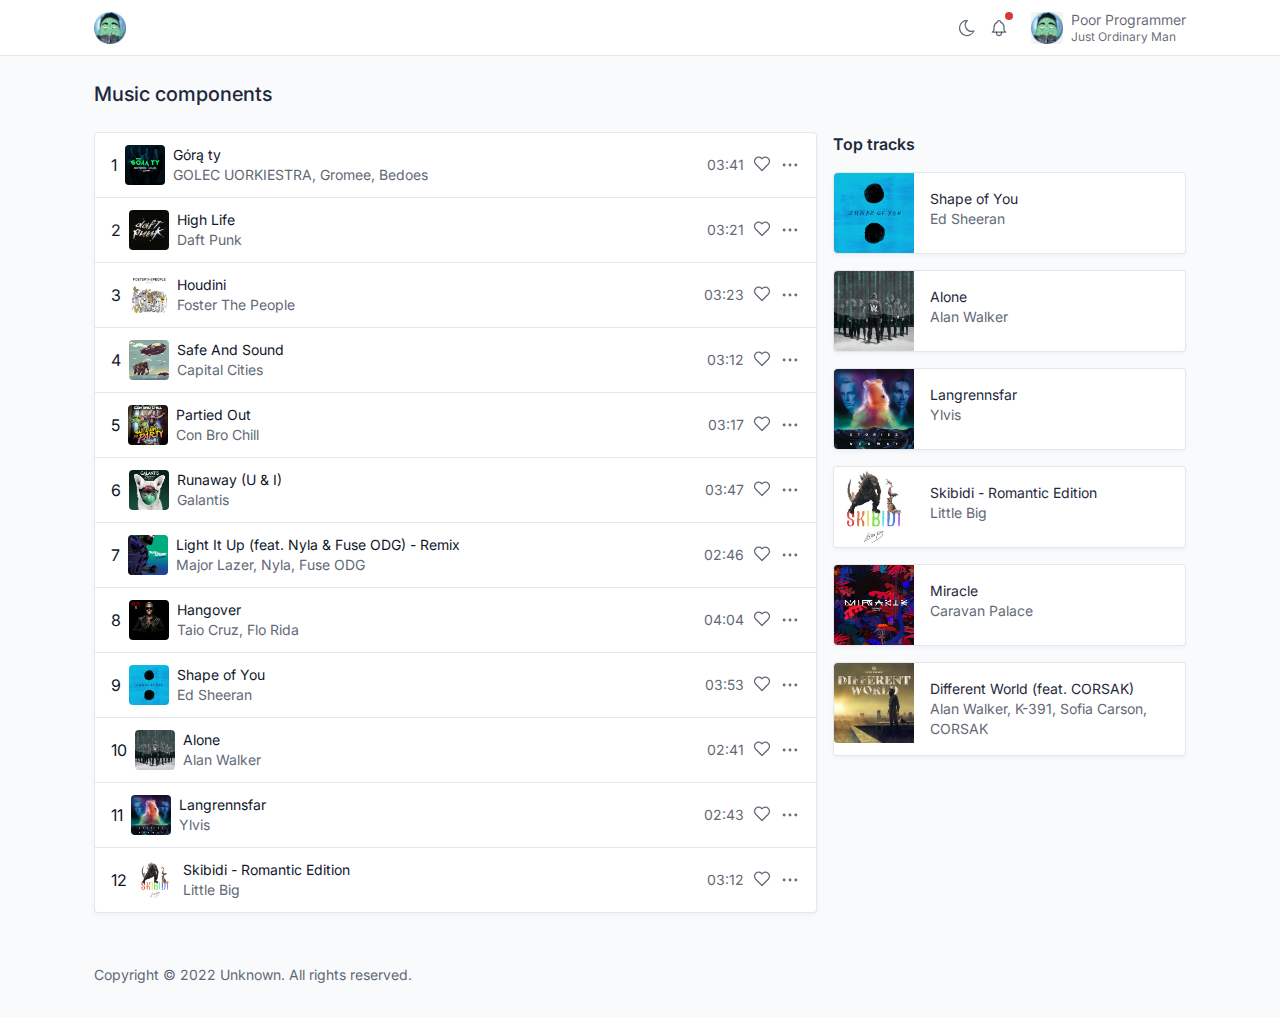
<file: Pertemuan 2 - 14 Okt 2022/music.html>
<!doctype html>
<html lang="en">
  <head>
    <meta charset="utf-8"/>
    <meta name="viewport" content="width=device-width, initial-scale=1, viewport-fit=cover"/>
    <meta http-equiv="X-UA-Compatible" content="ie=edge"/>
    <title>Music components</title>
    <!-- CSS files -->
    <link href="./dist/css/tabler.min.css" rel="stylesheet"/>
    <link href="./dist/css/tabler-flags.min.css" rel="stylesheet"/>
    <link href="./dist/css/tabler-payments.min.css" rel="stylesheet"/>
    <link href="./dist/css/tabler-vendors.min.css" rel="stylesheet"/>
    <link href="./dist/css/demo.min.css" rel="stylesheet"/>
  </head>
  <body >
    <div class="wrapper">
      <header class="navbar navbar-expand-md navbar-light d-print-none">
        <div class="container-xl">
          <button class="navbar-toggler" type="button" data-bs-toggle="collapse" data-bs-target="#navbar-menu">
            <span class="navbar-toggler-icon"></span>
          </button>
          <h1 class="navbar-brand navbar-brand-autodark d-none-navbar-horizontal pe-0 pe-md-3">
            <a href=".">
              <img src="./static/avatars/circle-cropped.png" width="110" height="32" alt="Tabler" class="navbar-brand-image">
            </a>
          </h1>
          <div class="navbar-nav flex-row order-md-last">
            <div class="nav-item d-none d-md-flex me-3">
              <div class="btn-list">
              </div>
            </div>
            <a href="?theme=dark" class="nav-link px-0 hide-theme-dark" title="Enable dark mode" data-bs-toggle="tooltip" data-bs-placement="bottom">
              <!-- Download SVG icon from http://tabler-icons.io/i/moon -->
              <svg xmlns="http://www.w3.org/2000/svg" class="icon" width="24" height="24" viewBox="0 0 24 24" stroke-width="2" stroke="currentColor" fill="none" stroke-linecap="round" stroke-linejoin="round"><path stroke="none" d="M0 0h24v24H0z" fill="none"/><path d="M12 3c.132 0 .263 0 .393 0a7.5 7.5 0 0 0 7.92 12.446a9 9 0 1 1 -8.313 -12.454z" /></svg>
            </a>
            <a href="?theme=light" class="nav-link px-0 hide-theme-light" title="Enable light mode" data-bs-toggle="tooltip" data-bs-placement="bottom">
              <!-- Download SVG icon from http://tabler-icons.io/i/sun -->
              <svg xmlns="http://www.w3.org/2000/svg" class="icon" width="24" height="24" viewBox="0 0 24 24" stroke-width="2" stroke="currentColor" fill="none" stroke-linecap="round" stroke-linejoin="round"><path stroke="none" d="M0 0h24v24H0z" fill="none"/><circle cx="12" cy="12" r="4" /><path d="M3 12h1m8 -9v1m8 8h1m-9 8v1m-6.4 -15.4l.7 .7m12.1 -.7l-.7 .7m0 11.4l.7 .7m-12.1 -.7l-.7 .7" /></svg>
            </a>
            <div class="nav-item dropdown d-none d-md-flex me-3">
              <a href="#" class="nav-link px-0" data-bs-toggle="dropdown" tabindex="-1" aria-label="Show notifications">
                <!-- Download SVG icon from http://tabler-icons.io/i/bell -->
                <svg xmlns="http://www.w3.org/2000/svg" class="icon" width="24" height="24" viewBox="0 0 24 24" stroke-width="2" stroke="currentColor" fill="none" stroke-linecap="round" stroke-linejoin="round"><path stroke="none" d="M0 0h24v24H0z" fill="none"/><path d="M10 5a2 2 0 0 1 4 0a7 7 0 0 1 4 6v3a4 4 0 0 0 2 3h-16a4 4 0 0 0 2 -3v-3a7 7 0 0 1 4 -6" /><path d="M9 17v1a3 3 0 0 0 6 0v-1" /></svg>
                <span class="badge bg-red"></span>
              </a>
              <div class="dropdown-menu dropdown-menu-end dropdown-menu-card">
                <div class="card">
                  <div class="card-body">
                    Hello There, Wanna know how to use this template?
                  </div>
                </div>
              </div>
            </div>
            <div class="nav-item dropdown">
              <a href="#" class="nav-link d-flex lh-1 text-reset p-0" data-bs-toggle="dropdown" aria-label="Open user menu">
                <span class="avatar avatar-sm" style="background-image: url(./static/avatars/circle-cropped.png)"></span>
                <div class="d-none d-xl-block ps-2">
                  <div>Poor Programmer</div>
                  <div class="mt-1 small text-muted">Just Ordinary Man</div>
                </div>
              </a>
              <div class="dropdown-menu dropdown-menu-end dropdown-menu-arrow">
                <a href="#" class="dropdown-item">Set status</a>
                <a href="#" class="dropdown-item">Profile & account</a>
                <a href="#" class="dropdown-item">Feedback</a>
                <div class="dropdown-divider"></div>
                <a href="#" class="dropdown-item">Settings</a>
                <a href="#" class="dropdown-item">Logout</a>
              </div>
            </div>
          </div>
        </div>
      </header>

      <div class="page-wrapper">
        <div class="container-xl">
          <!-- Page title -->
          <div class="page-header d-print-none">
            <div class="row align-items-center">
              <div class="col">
                <h2 class="page-title">
                  Music components
                </h2>
              </div>
            </div>
          </div>
        </div>
        <div class="page-body">
          <div class="container-xl">
            <div class="row">
              <div class="col-lg-8">
                <div class="card">
                  <div class="list-group card-list-group">
                    <div class="list-group-item">
                      <div class="row g-2 align-items-center">
                        <div class="col-auto fs-3">
                          1
                        </div>
                        <div class="col-auto">
                          <img src="./static/tracks/a4fb1d293bd8d3fd38352418c50fcf1369a7a87d.jpg" class="rounded" alt="Górą ty" width="40" height="40">
                        </div>
                        <div class="col">
                          Górą ty
                          <div class="text-muted">
                            GOLEC UORKIESTRA,
                            Gromee,
                            Bedoes
                          </div>
                        </div>
                        <div class="col-auto text-muted">
                          03:41
                        </div>
                        <div class="col-auto">
                          <a href="#" class="link-secondary">
                            <button class="switch-icon" data-bs-toggle="switch-icon">
                              <span class="switch-icon-a text-muted">
                                <!-- Download SVG icon from http://tabler-icons.io/i/heart -->
                                <svg xmlns="http://www.w3.org/2000/svg" class="icon" width="24" height="24" viewBox="0 0 24 24" stroke-width="2" stroke="currentColor" fill="none" stroke-linecap="round" stroke-linejoin="round"><path stroke="none" d="M0 0h24v24H0z" fill="none"/><path d="M19.5 13.572l-7.5 7.428l-7.5 -7.428m0 0a5 5 0 1 1 7.5 -6.566a5 5 0 1 1 7.5 6.572" /></svg>
                              </span>
                              <span class="switch-icon-b text-red">
                                <!-- Download SVG icon from http://tabler-icons.io/i/heart -->
                                <svg xmlns="http://www.w3.org/2000/svg" class="icon icon-filled" width="24" height="24" viewBox="0 0 24 24" stroke-width="2" stroke="currentColor" fill="none" stroke-linecap="round" stroke-linejoin="round"><path stroke="none" d="M0 0h24v24H0z" fill="none"/><path d="M19.5 13.572l-7.5 7.428l-7.5 -7.428m0 0a5 5 0 1 1 7.5 -6.566a5 5 0 1 1 7.5 6.572" /></svg>
                              </span>
                            </button>
                          </a>
                        </div>
                        <div class="col-auto lh-1">
                          <div class="dropdown">
                            <a href="#" class="link-secondary" data-bs-toggle="dropdown"><!-- Download SVG icon from http://tabler-icons.io/i/dots -->
                              <svg xmlns="http://www.w3.org/2000/svg" class="icon" width="24" height="24" viewBox="0 0 24 24" stroke-width="2" stroke="currentColor" fill="none" stroke-linecap="round" stroke-linejoin="round"><path stroke="none" d="M0 0h24v24H0z" fill="none"/><circle cx="5" cy="12" r="1" /><circle cx="12" cy="12" r="1" /><circle cx="19" cy="12" r="1" /></svg>
                            </a>
                            <div class="dropdown-menu dropdown-menu-end">
                              <a class="dropdown-item" href="#">
                                Action
                              </a>
                              <a class="dropdown-item" href="#">
                                Another action
                              </a>
                            </div>
                          </div>
                        </div>
                      </div>
                    </div>
                    <div class="list-group-item">
                      <div class="row g-2 align-items-center">
                        <div class="col-auto fs-3">
                          2
                        </div>
                        <div class="col-auto">
                          <img src="./static/tracks/f04bb6fba32e89475d9981007aff21e13745dec2.jpg" class="rounded" alt="High Life" width="40" height="40">
                        </div>
                        <div class="col">
                          High Life
                          <div class="text-muted">
                            Daft Punk
                          </div>
                        </div>
                        <div class="col-auto text-muted">
                          03:21
                        </div>
                        <div class="col-auto">
                          <a href="#" class="link-secondary">
                            <button class="switch-icon" data-bs-toggle="switch-icon">
                              <span class="switch-icon-a text-muted">
                                <!-- Download SVG icon from http://tabler-icons.io/i/heart -->
                                <svg xmlns="http://www.w3.org/2000/svg" class="icon" width="24" height="24" viewBox="0 0 24 24" stroke-width="2" stroke="currentColor" fill="none" stroke-linecap="round" stroke-linejoin="round"><path stroke="none" d="M0 0h24v24H0z" fill="none"/><path d="M19.5 13.572l-7.5 7.428l-7.5 -7.428m0 0a5 5 0 1 1 7.5 -6.566a5 5 0 1 1 7.5 6.572" /></svg>
                              </span>
                              <span class="switch-icon-b text-red">
                                <!-- Download SVG icon from http://tabler-icons.io/i/heart -->
                                <svg xmlns="http://www.w3.org/2000/svg" class="icon icon-filled" width="24" height="24" viewBox="0 0 24 24" stroke-width="2" stroke="currentColor" fill="none" stroke-linecap="round" stroke-linejoin="round"><path stroke="none" d="M0 0h24v24H0z" fill="none"/><path d="M19.5 13.572l-7.5 7.428l-7.5 -7.428m0 0a5 5 0 1 1 7.5 -6.566a5 5 0 1 1 7.5 6.572" /></svg>
                              </span>
                            </button>
                          </a>
                        </div>
                        <div class="col-auto lh-1">
                          <div class="dropdown">
                            <a href="#" class="link-secondary" data-bs-toggle="dropdown"><!-- Download SVG icon from http://tabler-icons.io/i/dots -->
                              <svg xmlns="http://www.w3.org/2000/svg" class="icon" width="24" height="24" viewBox="0 0 24 24" stroke-width="2" stroke="currentColor" fill="none" stroke-linecap="round" stroke-linejoin="round"><path stroke="none" d="M0 0h24v24H0z" fill="none"/><circle cx="5" cy="12" r="1" /><circle cx="12" cy="12" r="1" /><circle cx="19" cy="12" r="1" /></svg>
                            </a>
                            <div class="dropdown-menu dropdown-menu-end">
                              <a class="dropdown-item" href="#">
                                Action
                              </a>
                              <a class="dropdown-item" href="#">
                                Another action
                              </a>
                            </div>
                          </div>
                        </div>
                      </div>
                    </div>
                    <div class="list-group-item">
                      <div class="row g-2 align-items-center">
                        <div class="col-auto fs-3">
                          3
                        </div>
                        <div class="col-auto">
                          <img src="./static/tracks/c3f13b4f7a674abda9aa36fd72fa341e918c0f26.jpg" class="rounded" alt="Houdini" width="40" height="40">
                        </div>
                        <div class="col">
                          Houdini
                          <div class="text-muted">
                            Foster The People
                          </div>
                        </div>
                        <div class="col-auto text-muted">
                          03:23
                        </div>
                        <div class="col-auto">
                          <a href="#" class="link-secondary">
                            <button class="switch-icon" data-bs-toggle="switch-icon">
                              <span class="switch-icon-a text-muted">
                                <!-- Download SVG icon from http://tabler-icons.io/i/heart -->
                                <svg xmlns="http://www.w3.org/2000/svg" class="icon" width="24" height="24" viewBox="0 0 24 24" stroke-width="2" stroke="currentColor" fill="none" stroke-linecap="round" stroke-linejoin="round"><path stroke="none" d="M0 0h24v24H0z" fill="none"/><path d="M19.5 13.572l-7.5 7.428l-7.5 -7.428m0 0a5 5 0 1 1 7.5 -6.566a5 5 0 1 1 7.5 6.572" /></svg>
                              </span>
                              <span class="switch-icon-b text-red">
                                <!-- Download SVG icon from http://tabler-icons.io/i/heart -->
                                <svg xmlns="http://www.w3.org/2000/svg" class="icon icon-filled" width="24" height="24" viewBox="0 0 24 24" stroke-width="2" stroke="currentColor" fill="none" stroke-linecap="round" stroke-linejoin="round"><path stroke="none" d="M0 0h24v24H0z" fill="none"/><path d="M19.5 13.572l-7.5 7.428l-7.5 -7.428m0 0a5 5 0 1 1 7.5 -6.566a5 5 0 1 1 7.5 6.572" /></svg>
                              </span>
                            </button>
                          </a>
                        </div>
                        <div class="col-auto lh-1">
                          <div class="dropdown">
                            <a href="#" class="link-secondary" data-bs-toggle="dropdown"><!-- Download SVG icon from http://tabler-icons.io/i/dots -->
                              <svg xmlns="http://www.w3.org/2000/svg" class="icon" width="24" height="24" viewBox="0 0 24 24" stroke-width="2" stroke="currentColor" fill="none" stroke-linecap="round" stroke-linejoin="round"><path stroke="none" d="M0 0h24v24H0z" fill="none"/><circle cx="5" cy="12" r="1" /><circle cx="12" cy="12" r="1" /><circle cx="19" cy="12" r="1" /></svg>
                            </a>
                            <div class="dropdown-menu dropdown-menu-end">
                              <a class="dropdown-item" href="#">
                                Action
                              </a>
                              <a class="dropdown-item" href="#">
                                Another action
                              </a>
                            </div>
                          </div>
                        </div>
                      </div>
                    </div>
                    <div class="list-group-item">
                      <div class="row g-2 align-items-center">
                        <div class="col-auto fs-3">
                          4
                        </div>
                        <div class="col-auto">
                          <img src="./static/tracks/4d4ab714dfca7b9df41d4a02a2c39394ebdeb6b6.jpg" class="rounded" alt="Safe And Sound" width="40" height="40">
                        </div>
                        <div class="col">
                          Safe And Sound
                          <div class="text-muted">
                            Capital Cities
                          </div>
                        </div>
                        <div class="col-auto text-muted">
                          03:12
                        </div>
                        <div class="col-auto">
                          <a href="#" class="link-secondary">
                            <button class="switch-icon" data-bs-toggle="switch-icon">
                              <span class="switch-icon-a text-muted">
                                <!-- Download SVG icon from http://tabler-icons.io/i/heart -->
                                <svg xmlns="http://www.w3.org/2000/svg" class="icon" width="24" height="24" viewBox="0 0 24 24" stroke-width="2" stroke="currentColor" fill="none" stroke-linecap="round" stroke-linejoin="round"><path stroke="none" d="M0 0h24v24H0z" fill="none"/><path d="M19.5 13.572l-7.5 7.428l-7.5 -7.428m0 0a5 5 0 1 1 7.5 -6.566a5 5 0 1 1 7.5 6.572" /></svg>
                              </span>
                              <span class="switch-icon-b text-red">
                                <!-- Download SVG icon from http://tabler-icons.io/i/heart -->
                                <svg xmlns="http://www.w3.org/2000/svg" class="icon icon-filled" width="24" height="24" viewBox="0 0 24 24" stroke-width="2" stroke="currentColor" fill="none" stroke-linecap="round" stroke-linejoin="round"><path stroke="none" d="M0 0h24v24H0z" fill="none"/><path d="M19.5 13.572l-7.5 7.428l-7.5 -7.428m0 0a5 5 0 1 1 7.5 -6.566a5 5 0 1 1 7.5 6.572" /></svg>
                              </span>
                            </button>
                          </a>
                        </div>
                        <div class="col-auto lh-1">
                          <div class="dropdown">
                            <a href="#" class="link-secondary" data-bs-toggle="dropdown"><!-- Download SVG icon from http://tabler-icons.io/i/dots -->
                              <svg xmlns="http://www.w3.org/2000/svg" class="icon" width="24" height="24" viewBox="0 0 24 24" stroke-width="2" stroke="currentColor" fill="none" stroke-linecap="round" stroke-linejoin="round"><path stroke="none" d="M0 0h24v24H0z" fill="none"/><circle cx="5" cy="12" r="1" /><circle cx="12" cy="12" r="1" /><circle cx="19" cy="12" r="1" /></svg>
                            </a>
                            <div class="dropdown-menu dropdown-menu-end">
                              <a class="dropdown-item" href="#">
                                Action
                              </a>
                              <a class="dropdown-item" href="#">
                                Another action
                              </a>
                            </div>
                          </div>
                        </div>
                      </div>
                    </div>
                    <div class="list-group-item">
                      <div class="row g-2 align-items-center">
                        <div class="col-auto fs-3">
                          5
                        </div>
                        <div class="col-auto">
                          <img src="./static/tracks/79b2422b467ad20c07576e8f8f5f2f1692ac7142.jpg" class="rounded" alt="Partied Out" width="40" height="40">
                        </div>
                        <div class="col">
                          Partied Out
                          <div class="text-muted">
                            Con Bro Chill
                          </div>
                        </div>
                        <div class="col-auto text-muted">
                          03:17
                        </div>
                        <div class="col-auto">
                          <a href="#" class="link-secondary">
                            <button class="switch-icon" data-bs-toggle="switch-icon">
                              <span class="switch-icon-a text-muted">
                                <!-- Download SVG icon from http://tabler-icons.io/i/heart -->
                                <svg xmlns="http://www.w3.org/2000/svg" class="icon" width="24" height="24" viewBox="0 0 24 24" stroke-width="2" stroke="currentColor" fill="none" stroke-linecap="round" stroke-linejoin="round"><path stroke="none" d="M0 0h24v24H0z" fill="none"/><path d="M19.5 13.572l-7.5 7.428l-7.5 -7.428m0 0a5 5 0 1 1 7.5 -6.566a5 5 0 1 1 7.5 6.572" /></svg>
                              </span>
                              <span class="switch-icon-b text-red">
                                <!-- Download SVG icon from http://tabler-icons.io/i/heart -->
                                <svg xmlns="http://www.w3.org/2000/svg" class="icon icon-filled" width="24" height="24" viewBox="0 0 24 24" stroke-width="2" stroke="currentColor" fill="none" stroke-linecap="round" stroke-linejoin="round"><path stroke="none" d="M0 0h24v24H0z" fill="none"/><path d="M19.5 13.572l-7.5 7.428l-7.5 -7.428m0 0a5 5 0 1 1 7.5 -6.566a5 5 0 1 1 7.5 6.572" /></svg>
                              </span>
                            </button>
                          </a>
                        </div>
                        <div class="col-auto lh-1">
                          <div class="dropdown">
                            <a href="#" class="link-secondary" data-bs-toggle="dropdown"><!-- Download SVG icon from http://tabler-icons.io/i/dots -->
                              <svg xmlns="http://www.w3.org/2000/svg" class="icon" width="24" height="24" viewBox="0 0 24 24" stroke-width="2" stroke="currentColor" fill="none" stroke-linecap="round" stroke-linejoin="round"><path stroke="none" d="M0 0h24v24H0z" fill="none"/><circle cx="5" cy="12" r="1" /><circle cx="12" cy="12" r="1" /><circle cx="19" cy="12" r="1" /></svg>
                            </a>
                            <div class="dropdown-menu dropdown-menu-end">
                              <a class="dropdown-item" href="#">
                                Action
                              </a>
                              <a class="dropdown-item" href="#">
                                Another action
                              </a>
                            </div>
                          </div>
                        </div>
                      </div>
                    </div>
                    <div class="list-group-item">
                      <div class="row g-2 align-items-center">
                        <div class="col-auto fs-3">
                          6
                        </div>
                        <div class="col-auto">
                          <img src="./static/tracks/aac97056fc02fe02c7e95f7ff77a07c6e82f7d6e.jpg" class="rounded" alt="Runaway (U &amp; I)" width="40" height="40">
                        </div>
                        <div class="col">
                          Runaway (U & I)
                          <div class="text-muted">
                            Galantis
                          </div>
                        </div>
                        <div class="col-auto text-muted">
                          03:47
                        </div>
                        <div class="col-auto">
                          <a href="#" class="link-secondary">
                            <button class="switch-icon" data-bs-toggle="switch-icon">
                              <span class="switch-icon-a text-muted">
                                <!-- Download SVG icon from http://tabler-icons.io/i/heart -->
                                <svg xmlns="http://www.w3.org/2000/svg" class="icon" width="24" height="24" viewBox="0 0 24 24" stroke-width="2" stroke="currentColor" fill="none" stroke-linecap="round" stroke-linejoin="round"><path stroke="none" d="M0 0h24v24H0z" fill="none"/><path d="M19.5 13.572l-7.5 7.428l-7.5 -7.428m0 0a5 5 0 1 1 7.5 -6.566a5 5 0 1 1 7.5 6.572" /></svg>
                              </span>
                              <span class="switch-icon-b text-red">
                                <!-- Download SVG icon from http://tabler-icons.io/i/heart -->
                                <svg xmlns="http://www.w3.org/2000/svg" class="icon icon-filled" width="24" height="24" viewBox="0 0 24 24" stroke-width="2" stroke="currentColor" fill="none" stroke-linecap="round" stroke-linejoin="round"><path stroke="none" d="M0 0h24v24H0z" fill="none"/><path d="M19.5 13.572l-7.5 7.428l-7.5 -7.428m0 0a5 5 0 1 1 7.5 -6.566a5 5 0 1 1 7.5 6.572" /></svg>
                              </span>
                            </button>
                          </a>
                        </div>
                        <div class="col-auto lh-1">
                          <div class="dropdown">
                            <a href="#" class="link-secondary" data-bs-toggle="dropdown"><!-- Download SVG icon from http://tabler-icons.io/i/dots -->
                              <svg xmlns="http://www.w3.org/2000/svg" class="icon" width="24" height="24" viewBox="0 0 24 24" stroke-width="2" stroke="currentColor" fill="none" stroke-linecap="round" stroke-linejoin="round"><path stroke="none" d="M0 0h24v24H0z" fill="none"/><circle cx="5" cy="12" r="1" /><circle cx="12" cy="12" r="1" /><circle cx="19" cy="12" r="1" /></svg>
                            </a>
                            <div class="dropdown-menu dropdown-menu-end">
                              <a class="dropdown-item" href="#">
                                Action
                              </a>
                              <a class="dropdown-item" href="#">
                                Another action
                              </a>
                            </div>
                          </div>
                        </div>
                      </div>
                    </div>
                    <div class="list-group-item">
                      <div class="row g-2 align-items-center">
                        <div class="col-auto fs-3">
                          7
                        </div>
                        <div class="col-auto">
                          <img src="./static/tracks/859337f0eaa49b1ad6ed76719b7c1ae26d6412c8.jpg" class="rounded" alt="Light It Up (feat. Nyla &amp; Fuse ODG) - Remix" width="40" height="40">
                        </div>
                        <div class="col">
                          Light It Up (feat. Nyla & Fuse ODG) - Remix
                          <div class="text-muted">
                            Major Lazer,
                            Nyla,
                            Fuse ODG
                          </div>
                        </div>
                        <div class="col-auto text-muted">
                          02:46
                        </div>
                        <div class="col-auto">
                          <a href="#" class="link-secondary">
                            <button class="switch-icon" data-bs-toggle="switch-icon">
                              <span class="switch-icon-a text-muted">
                                <!-- Download SVG icon from http://tabler-icons.io/i/heart -->
                                <svg xmlns="http://www.w3.org/2000/svg" class="icon" width="24" height="24" viewBox="0 0 24 24" stroke-width="2" stroke="currentColor" fill="none" stroke-linecap="round" stroke-linejoin="round"><path stroke="none" d="M0 0h24v24H0z" fill="none"/><path d="M19.5 13.572l-7.5 7.428l-7.5 -7.428m0 0a5 5 0 1 1 7.5 -6.566a5 5 0 1 1 7.5 6.572" /></svg>
                              </span>
                              <span class="switch-icon-b text-red">
                                <!-- Download SVG icon from http://tabler-icons.io/i/heart -->
                                <svg xmlns="http://www.w3.org/2000/svg" class="icon icon-filled" width="24" height="24" viewBox="0 0 24 24" stroke-width="2" stroke="currentColor" fill="none" stroke-linecap="round" stroke-linejoin="round"><path stroke="none" d="M0 0h24v24H0z" fill="none"/><path d="M19.5 13.572l-7.5 7.428l-7.5 -7.428m0 0a5 5 0 1 1 7.5 -6.566a5 5 0 1 1 7.5 6.572" /></svg>
                              </span>
                            </button>
                          </a>
                        </div>
                        <div class="col-auto lh-1">
                          <div class="dropdown">
                            <a href="#" class="link-secondary" data-bs-toggle="dropdown"><!-- Download SVG icon from http://tabler-icons.io/i/dots -->
                              <svg xmlns="http://www.w3.org/2000/svg" class="icon" width="24" height="24" viewBox="0 0 24 24" stroke-width="2" stroke="currentColor" fill="none" stroke-linecap="round" stroke-linejoin="round"><path stroke="none" d="M0 0h24v24H0z" fill="none"/><circle cx="5" cy="12" r="1" /><circle cx="12" cy="12" r="1" /><circle cx="19" cy="12" r="1" /></svg>
                            </a>
                            <div class="dropdown-menu dropdown-menu-end">
                              <a class="dropdown-item" href="#">
                                Action
                              </a>
                              <a class="dropdown-item" href="#">
                                Another action
                              </a>
                            </div>
                          </div>
                        </div>
                      </div>
                    </div>
                    <div class="list-group-item">
                      <div class="row g-2 align-items-center">
                        <div class="col-auto fs-3">
                          8
                        </div>
                        <div class="col-auto">
                          <img src="./static/tracks/2e7357491deb8a6796ee8d9181ca9ea1f407bb5f.jpg" class="rounded" alt="Hangover" width="40" height="40">
                        </div>
                        <div class="col">
                          Hangover
                          <div class="text-muted">
                            Taio Cruz,
                            Flo Rida
                          </div>
                        </div>
                        <div class="col-auto text-muted">
                          04:04
                        </div>
                        <div class="col-auto">
                          <a href="#" class="link-secondary">
                            <button class="switch-icon" data-bs-toggle="switch-icon">
                              <span class="switch-icon-a text-muted">
                                <!-- Download SVG icon from http://tabler-icons.io/i/heart -->
                                <svg xmlns="http://www.w3.org/2000/svg" class="icon" width="24" height="24" viewBox="0 0 24 24" stroke-width="2" stroke="currentColor" fill="none" stroke-linecap="round" stroke-linejoin="round"><path stroke="none" d="M0 0h24v24H0z" fill="none"/><path d="M19.5 13.572l-7.5 7.428l-7.5 -7.428m0 0a5 5 0 1 1 7.5 -6.566a5 5 0 1 1 7.5 6.572" /></svg>
                              </span>
                              <span class="switch-icon-b text-red">
                                <!-- Download SVG icon from http://tabler-icons.io/i/heart -->
                                <svg xmlns="http://www.w3.org/2000/svg" class="icon icon-filled" width="24" height="24" viewBox="0 0 24 24" stroke-width="2" stroke="currentColor" fill="none" stroke-linecap="round" stroke-linejoin="round"><path stroke="none" d="M0 0h24v24H0z" fill="none"/><path d="M19.5 13.572l-7.5 7.428l-7.5 -7.428m0 0a5 5 0 1 1 7.5 -6.566a5 5 0 1 1 7.5 6.572" /></svg>
                              </span>
                            </button>
                          </a>
                        </div>
                        <div class="col-auto lh-1">
                          <div class="dropdown">
                            <a href="#" class="link-secondary" data-bs-toggle="dropdown"><!-- Download SVG icon from http://tabler-icons.io/i/dots -->
                              <svg xmlns="http://www.w3.org/2000/svg" class="icon" width="24" height="24" viewBox="0 0 24 24" stroke-width="2" stroke="currentColor" fill="none" stroke-linecap="round" stroke-linejoin="round"><path stroke="none" d="M0 0h24v24H0z" fill="none"/><circle cx="5" cy="12" r="1" /><circle cx="12" cy="12" r="1" /><circle cx="19" cy="12" r="1" /></svg>
                            </a>
                            <div class="dropdown-menu dropdown-menu-end">
                              <a class="dropdown-item" href="#">
                                Action
                              </a>
                              <a class="dropdown-item" href="#">
                                Another action
                              </a>
                            </div>
                          </div>
                        </div>
                      </div>
                    </div>
                    <div class="list-group-item">
                      <div class="row g-2 align-items-center">
                        <div class="col-auto fs-3">
                          9
                        </div>
                        <div class="col-auto">
                          <img src="./static/tracks/c976bfc96d5e44820e553a16a6097cd02a61fd2f.jpg" class="rounded" alt="Shape of You" width="40" height="40">
                        </div>
                        <div class="col">
                          Shape of You
                          <div class="text-muted">
                            Ed Sheeran
                          </div>
                        </div>
                        <div class="col-auto text-muted">
                          03:53
                        </div>
                        <div class="col-auto">
                          <a href="#" class="link-secondary">
                            <button class="switch-icon" data-bs-toggle="switch-icon">
                              <span class="switch-icon-a text-muted">
                                <!-- Download SVG icon from http://tabler-icons.io/i/heart -->
                                <svg xmlns="http://www.w3.org/2000/svg" class="icon" width="24" height="24" viewBox="0 0 24 24" stroke-width="2" stroke="currentColor" fill="none" stroke-linecap="round" stroke-linejoin="round"><path stroke="none" d="M0 0h24v24H0z" fill="none"/><path d="M19.5 13.572l-7.5 7.428l-7.5 -7.428m0 0a5 5 0 1 1 7.5 -6.566a5 5 0 1 1 7.5 6.572" /></svg>
                              </span>
                              <span class="switch-icon-b text-red">
                                <!-- Download SVG icon from http://tabler-icons.io/i/heart -->
                                <svg xmlns="http://www.w3.org/2000/svg" class="icon icon-filled" width="24" height="24" viewBox="0 0 24 24" stroke-width="2" stroke="currentColor" fill="none" stroke-linecap="round" stroke-linejoin="round"><path stroke="none" d="M0 0h24v24H0z" fill="none"/><path d="M19.5 13.572l-7.5 7.428l-7.5 -7.428m0 0a5 5 0 1 1 7.5 -6.566a5 5 0 1 1 7.5 6.572" /></svg>
                              </span>
                            </button>
                          </a>
                        </div>
                        <div class="col-auto lh-1">
                          <div class="dropdown">
                            <a href="#" class="link-secondary" data-bs-toggle="dropdown"><!-- Download SVG icon from http://tabler-icons.io/i/dots -->
                              <svg xmlns="http://www.w3.org/2000/svg" class="icon" width="24" height="24" viewBox="0 0 24 24" stroke-width="2" stroke="currentColor" fill="none" stroke-linecap="round" stroke-linejoin="round"><path stroke="none" d="M0 0h24v24H0z" fill="none"/><circle cx="5" cy="12" r="1" /><circle cx="12" cy="12" r="1" /><circle cx="19" cy="12" r="1" /></svg>
                            </a>
                            <div class="dropdown-menu dropdown-menu-end">
                              <a class="dropdown-item" href="#">
                                Action
                              </a>
                              <a class="dropdown-item" href="#">
                                Another action
                              </a>
                            </div>
                          </div>
                        </div>
                      </div>
                    </div>
                    <div class="list-group-item">
                      <div class="row g-2 align-items-center">
                        <div class="col-auto fs-3">
                          10
                        </div>
                        <div class="col-auto">
                          <img src="./static/tracks/c9a8350feee77e9345eec4155cddc96694803d1a.jpg" class="rounded" alt="Alone" width="40" height="40">
                        </div>
                        <div class="col">
                          Alone
                          <div class="text-muted">
                            Alan Walker
                          </div>
                        </div>
                        <div class="col-auto text-muted">
                          02:41
                        </div>
                        <div class="col-auto">
                          <a href="#" class="link-secondary">
                            <button class="switch-icon" data-bs-toggle="switch-icon">
                              <span class="switch-icon-a text-muted">
                                <!-- Download SVG icon from http://tabler-icons.io/i/heart -->
                                <svg xmlns="http://www.w3.org/2000/svg" class="icon" width="24" height="24" viewBox="0 0 24 24" stroke-width="2" stroke="currentColor" fill="none" stroke-linecap="round" stroke-linejoin="round"><path stroke="none" d="M0 0h24v24H0z" fill="none"/><path d="M19.5 13.572l-7.5 7.428l-7.5 -7.428m0 0a5 5 0 1 1 7.5 -6.566a5 5 0 1 1 7.5 6.572" /></svg>
                              </span>
                              <span class="switch-icon-b text-red">
                                <!-- Download SVG icon from http://tabler-icons.io/i/heart -->
                                <svg xmlns="http://www.w3.org/2000/svg" class="icon icon-filled" width="24" height="24" viewBox="0 0 24 24" stroke-width="2" stroke="currentColor" fill="none" stroke-linecap="round" stroke-linejoin="round"><path stroke="none" d="M0 0h24v24H0z" fill="none"/><path d="M19.5 13.572l-7.5 7.428l-7.5 -7.428m0 0a5 5 0 1 1 7.5 -6.566a5 5 0 1 1 7.5 6.572" /></svg>
                              </span>
                            </button>
                          </a>
                        </div>
                        <div class="col-auto lh-1">
                          <div class="dropdown">
                            <a href="#" class="link-secondary" data-bs-toggle="dropdown"><!-- Download SVG icon from http://tabler-icons.io/i/dots -->
                              <svg xmlns="http://www.w3.org/2000/svg" class="icon" width="24" height="24" viewBox="0 0 24 24" stroke-width="2" stroke="currentColor" fill="none" stroke-linecap="round" stroke-linejoin="round"><path stroke="none" d="M0 0h24v24H0z" fill="none"/><circle cx="5" cy="12" r="1" /><circle cx="12" cy="12" r="1" /><circle cx="19" cy="12" r="1" /></svg>
                            </a>
                            <div class="dropdown-menu dropdown-menu-end">
                              <a class="dropdown-item" href="#">
                                Action
                              </a>
                              <a class="dropdown-item" href="#">
                                Another action
                              </a>
                            </div>
                          </div>
                        </div>
                      </div>
                    </div>
                    <div class="list-group-item">
                      <div class="row g-2 align-items-center">
                        <div class="col-auto fs-3">
                          11
                        </div>
                        <div class="col-auto">
                          <img src="./static/tracks/fe4ee21d30450829e5b172e806b3c1e14ca1e5f3.jpg" class="rounded" alt="Langrennsfar" width="40" height="40">
                        </div>
                        <div class="col">
                          Langrennsfar
                          <div class="text-muted">
                            Ylvis
                          </div>
                        </div>
                        <div class="col-auto text-muted">
                          02:43
                        </div>
                        <div class="col-auto">
                          <a href="#" class="link-secondary">
                            <button class="switch-icon" data-bs-toggle="switch-icon">
                              <span class="switch-icon-a text-muted">
                                <!-- Download SVG icon from http://tabler-icons.io/i/heart -->
                                <svg xmlns="http://www.w3.org/2000/svg" class="icon" width="24" height="24" viewBox="0 0 24 24" stroke-width="2" stroke="currentColor" fill="none" stroke-linecap="round" stroke-linejoin="round"><path stroke="none" d="M0 0h24v24H0z" fill="none"/><path d="M19.5 13.572l-7.5 7.428l-7.5 -7.428m0 0a5 5 0 1 1 7.5 -6.566a5 5 0 1 1 7.5 6.572" /></svg>
                              </span>
                              <span class="switch-icon-b text-red">
                                <!-- Download SVG icon from http://tabler-icons.io/i/heart -->
                                <svg xmlns="http://www.w3.org/2000/svg" class="icon icon-filled" width="24" height="24" viewBox="0 0 24 24" stroke-width="2" stroke="currentColor" fill="none" stroke-linecap="round" stroke-linejoin="round"><path stroke="none" d="M0 0h24v24H0z" fill="none"/><path d="M19.5 13.572l-7.5 7.428l-7.5 -7.428m0 0a5 5 0 1 1 7.5 -6.566a5 5 0 1 1 7.5 6.572" /></svg>
                              </span>
                            </button>
                          </a>
                        </div>
                        <div class="col-auto lh-1">
                          <div class="dropdown">
                            <a href="#" class="link-secondary" data-bs-toggle="dropdown"><!-- Download SVG icon from http://tabler-icons.io/i/dots -->
                              <svg xmlns="http://www.w3.org/2000/svg" class="icon" width="24" height="24" viewBox="0 0 24 24" stroke-width="2" stroke="currentColor" fill="none" stroke-linecap="round" stroke-linejoin="round"><path stroke="none" d="M0 0h24v24H0z" fill="none"/><circle cx="5" cy="12" r="1" /><circle cx="12" cy="12" r="1" /><circle cx="19" cy="12" r="1" /></svg>
                            </a>
                            <div class="dropdown-menu dropdown-menu-end">
                              <a class="dropdown-item" href="#">
                                Action
                              </a>
                              <a class="dropdown-item" href="#">
                                Another action
                              </a>
                            </div>
                          </div>
                        </div>
                      </div>
                    </div>
                    <div class="list-group-item">
                      <div class="row g-2 align-items-center">
                        <div class="col-auto fs-3">
                          12
                        </div>
                        <div class="col-auto">
                          <img src="./static/tracks/f4e96086f44c4dff1758b1fc1338cd88c1b5ce9c.jpg" class="rounded" alt="Skibidi - Romantic Edition" width="40" height="40">
                        </div>
                        <div class="col">
                          Skibidi - Romantic Edition
                          <div class="text-muted">
                            Little Big
                          </div>
                        </div>
                        <div class="col-auto text-muted">
                          03:12
                        </div>
                        <div class="col-auto">
                          <a href="#" class="link-secondary">
                            <button class="switch-icon" data-bs-toggle="switch-icon">
                              <span class="switch-icon-a text-muted">
                                <!-- Download SVG icon from http://tabler-icons.io/i/heart -->
                                <svg xmlns="http://www.w3.org/2000/svg" class="icon" width="24" height="24" viewBox="0 0 24 24" stroke-width="2" stroke="currentColor" fill="none" stroke-linecap="round" stroke-linejoin="round"><path stroke="none" d="M0 0h24v24H0z" fill="none"/><path d="M19.5 13.572l-7.5 7.428l-7.5 -7.428m0 0a5 5 0 1 1 7.5 -6.566a5 5 0 1 1 7.5 6.572" /></svg>
                              </span>
                              <span class="switch-icon-b text-red">
                                <!-- Download SVG icon from http://tabler-icons.io/i/heart -->
                                <svg xmlns="http://www.w3.org/2000/svg" class="icon icon-filled" width="24" height="24" viewBox="0 0 24 24" stroke-width="2" stroke="currentColor" fill="none" stroke-linecap="round" stroke-linejoin="round"><path stroke="none" d="M0 0h24v24H0z" fill="none"/><path d="M19.5 13.572l-7.5 7.428l-7.5 -7.428m0 0a5 5 0 1 1 7.5 -6.566a5 5 0 1 1 7.5 6.572" /></svg>
                              </span>
                            </button>
                          </a>
                        </div>
                        <div class="col-auto lh-1">
                          <div class="dropdown">
                            <a href="#" class="link-secondary" data-bs-toggle="dropdown"><!-- Download SVG icon from http://tabler-icons.io/i/dots -->
                              <svg xmlns="http://www.w3.org/2000/svg" class="icon" width="24" height="24" viewBox="0 0 24 24" stroke-width="2" stroke="currentColor" fill="none" stroke-linecap="round" stroke-linejoin="round"><path stroke="none" d="M0 0h24v24H0z" fill="none"/><circle cx="5" cy="12" r="1" /><circle cx="12" cy="12" r="1" /><circle cx="19" cy="12" r="1" /></svg>
                            </a>
                            <div class="dropdown-menu dropdown-menu-end">
                              <a class="dropdown-item" href="#">
                                Action
                              </a>
                              <a class="dropdown-item" href="#">
                                Another action
                              </a>
                            </div>
                          </div>
                        </div>
                      </div>
                    </div>
                  </div>
                </div>
              </div>
              <div class="col-lg-4">
                <h3 class="mb-3">Top tracks</h3>
                <div class="row row-cards">
                  <div class="col-md-6 col-lg-12">
                    <div class="card">
                      <div class="row row-0">
                        <div class="col-auto">
                          <img src="./static/tracks/c976bfc96d5e44820e553a16a6097cd02a61fd2f.jpg" class="rounded-start" alt="Shape of You" width="80" height="80">
                        </div>
                        <div class="col">
                          <div class="card-body">
                            Shape of You
                            <div class="text-muted">
                              Ed Sheeran
                            </div>
                          </div>
                        </div>
                      </div>
                    </div>
                  </div>
                  <div class="col-md-6 col-lg-12">
                    <div class="card">
                      <div class="row row-0">
                        <div class="col-auto">
                          <img src="./static/tracks/c9a8350feee77e9345eec4155cddc96694803d1a.jpg" class="rounded-start" alt="Alone" width="80" height="80">
                        </div>
                        <div class="col">
                          <div class="card-body">
                            Alone
                            <div class="text-muted">
                              Alan Walker
                            </div>
                          </div>
                        </div>
                      </div>
                    </div>
                  </div>
                  <div class="col-md-6 col-lg-12">
                    <div class="card">
                      <div class="row row-0">
                        <div class="col-auto">
                          <img src="./static/tracks/fe4ee21d30450829e5b172e806b3c1e14ca1e5f3.jpg" class="rounded-start" alt="Langrennsfar" width="80" height="80">
                        </div>
                        <div class="col">
                          <div class="card-body">
                            Langrennsfar
                            <div class="text-muted">
                              Ylvis
                            </div>
                          </div>
                        </div>
                      </div>
                    </div>
                  </div>
                  <div class="col-md-6 col-lg-12">
                    <div class="card">
                      <div class="row row-0">
                        <div class="col-auto">
                          <img src="./static/tracks/f4e96086f44c4dff1758b1fc1338cd88c1b5ce9c.jpg" class="rounded-start" alt="Skibidi - Romantic Edition" width="80" height="80">
                        </div>
                        <div class="col">
                          <div class="card-body">
                            Skibidi - Romantic Edition
                            <div class="text-muted">
                              Little Big
                            </div>
                          </div>
                        </div>
                      </div>
                    </div>
                  </div>
                  <div class="col-md-6 col-lg-12">
                    <div class="card">
                      <div class="row row-0">
                        <div class="col-auto">
                          <img src="./static/tracks/73f4938130140174efb1cc0a82ececb277e40932.jpg" class="rounded-start" alt="Miracle" width="80" height="80">
                        </div>
                        <div class="col">
                          <div class="card-body">
                            Miracle
                            <div class="text-muted">
                              Caravan Palace
                            </div>
                          </div>
                        </div>
                      </div>
                    </div>
                  </div>
                  <div class="col-md-6 col-lg-12">
                    <div class="card">
                      <div class="row row-0">
                        <div class="col-auto">
                          <img src="./static/tracks/cfb2a532996512eff95c4b0d566d067384aaa441.jpg" class="rounded-start" alt="Different World (feat. CORSAK)" width="80" height="80">
                        </div>
                        <div class="col">
                          <div class="card-body">
                            Different World (feat. CORSAK)
                            <div class="text-muted">
                              Alan Walker,
                              K-391,
                              Sofia Carson,
                              CORSAK
                            </div>
                          </div>
                        </div>
                      </div>
                    </div>
                  </div>
                </div>
              </div>
            </div>
          </div>
        </div>
        <footer class="footer footer-transparent d-print-none">
          <div class="container-xl">
            <div class="row text-center align-items-center flex-row-reverse">
              <div class="col-lg-auto ms-lg-auto">
                <ul class="list-inline list-inline-dots mb-0">
                  <li class="list-inline-item">
                  </li>
                </ul>
              </div>
              <div class="col-12 col-lg-auto mt-3 mt-lg-0">
                <ul class="list-inline list-inline-dots mb-0">
                  <li class="list-inline-item">
                    Copyright &copy; 2022
                    <a href="." class="link-secondary">Unknown</a>.
                    All rights reserved.
                  </li>
                </ul>
              </div>
            </div>
          </div>
        </footer>
      </div>
    </div>
    <!-- Libs JS -->
    <!-- Tabler Core -->
    <script src="./dist/js/tabler.min.js"></script>
    <script src="./dist/js/demo.min.js"></script>
  </body>
</html>
</file>
<file: Pertemuan 2 - 14 Okt 2022/dist/css/tabler-flags.min.css>
/*!
* Tabler v1.0.0-beta5 (https://tabler.io)
* @version 1.0.0-beta5
* @link https://tabler.io
* Copyright 2018-2022 The Tabler Authors
* Copyright 2018-2022 codecalm.net Paweł Kuna
* Licensed under MIT (https://github.com/tabler/tabler/blob/master/LICENSE)
*/
.flag{position:relative;display:inline-block;width:1.33333em;height:1em;vertical-align:-3px;background-repeat:no-repeat;background-position:center;background-size:cover;border:1px solid var(--tblr-border-color);border-radius:3px}.flag-country-ad{background-image:url(../img/flags/ad.svg)}.flag-country-ae{background-image:url(../img/flags/ae.svg)}.flag-country-af{background-image:url(../img/flags/af.svg)}.flag-country-ag{background-image:url(../img/flags/ag.svg)}.flag-country-ai{background-image:url(../img/flags/ai.svg)}.flag-country-al{background-image:url(../img/flags/al.svg)}.flag-country-am{background-image:url(../img/flags/am.svg)}.flag-country-ao{background-image:url(../img/flags/ao.svg)}.flag-country-aq{background-image:url(../img/flags/aq.svg)}.flag-country-ar{background-image:url(../img/flags/ar.svg)}.flag-country-as{background-image:url(../img/flags/as.svg)}.flag-country-at{background-image:url(../img/flags/at.svg)}.flag-country-au{background-image:url(../img/flags/au.svg)}.flag-country-aw{background-image:url(../img/flags/aw.svg)}.flag-country-ax{background-image:url(../img/flags/ax.svg)}.flag-country-az{background-image:url(../img/flags/az.svg)}.flag-country-ba{background-image:url(../img/flags/ba.svg)}.flag-country-bb{background-image:url(../img/flags/bb.svg)}.flag-country-bd{background-image:url(../img/flags/bd.svg)}.flag-country-be{background-image:url(../img/flags/be.svg)}.flag-country-bf{background-image:url(../img/flags/bf.svg)}.flag-country-bg{background-image:url(../img/flags/bg.svg)}.flag-country-bh{background-image:url(../img/flags/bh.svg)}.flag-country-bi{background-image:url(../img/flags/bi.svg)}.flag-country-bj{background-image:url(../img/flags/bj.svg)}.flag-country-bl{background-image:url(../img/flags/bl.svg)}.flag-country-bm{background-image:url(../img/flags/bm.svg)}.flag-country-bn{background-image:url(../img/flags/bn.svg)}.flag-country-bo{background-image:url(../img/flags/bo.svg)}.flag-country-bq{background-image:url(../img/flags/bq.svg)}.flag-country-br{background-image:url(../img/flags/br.svg)}.flag-country-bs{background-image:url(../img/flags/bs.svg)}.flag-country-bt{background-image:url(../img/flags/bt.svg)}.flag-country-bv{background-image:url(../img/flags/bv.svg)}.flag-country-bw{background-image:url(../img/flags/bw.svg)}.flag-country-by{background-image:url(../img/flags/by.svg)}.flag-country-bz{background-image:url(../img/flags/bz.svg)}.flag-country-ca{background-image:url(../img/flags/ca.svg)}.flag-country-cc{background-image:url(../img/flags/cc.svg)}.flag-country-cd{background-image:url(../img/flags/cd.svg)}.flag-country-cf{background-image:url(../img/flags/cf.svg)}.flag-country-cg{background-image:url(../img/flags/cg.svg)}.flag-country-ch{background-image:url(../img/flags/ch.svg)}.flag-country-ci{background-image:url(../img/flags/ci.svg)}.flag-country-ck{background-image:url(../img/flags/ck.svg)}.flag-country-cl{background-image:url(../img/flags/cl.svg)}.flag-country-cm{background-image:url(../img/flags/cm.svg)}.flag-country-cn{background-image:url(../img/flags/cn.svg)}.flag-country-co{background-image:url(../img/flags/co.svg)}.flag-country-cr{background-image:url(../img/flags/cr.svg)}.flag-country-cu{background-image:url(../img/flags/cu.svg)}.flag-country-cv{background-image:url(../img/flags/cv.svg)}.flag-country-cw{background-image:url(../img/flags/cw.svg)}.flag-country-cx{background-image:url(../img/flags/cx.svg)}.flag-country-cy{background-image:url(../img/flags/cy.svg)}.flag-country-cz{background-image:url(../img/flags/cz.svg)}.flag-country-de{background-image:url(../img/flags/de.svg)}.flag-country-dj{background-image:url(../img/flags/dj.svg)}.flag-country-dk{background-image:url(../img/flags/dk.svg)}.flag-country-dm{background-image:url(../img/flags/dm.svg)}.flag-country-do{background-image:url(../img/flags/do.svg)}.flag-country-dz{background-image:url(../img/flags/dz.svg)}.flag-country-ec{background-image:url(../img/flags/ec.svg)}.flag-country-ee{background-image:url(../img/flags/ee.svg)}.flag-country-eg{background-image:url(../img/flags/eg.svg)}.flag-country-eh{background-image:url(../img/flags/eh.svg)}.flag-country-er{background-image:url(../img/flags/er.svg)}.flag-country-es{background-image:url(../img/flags/es.svg)}.flag-country-et{background-image:url(../img/flags/et.svg)}.flag-country-fi{background-image:url(../img/flags/fi.svg)}.flag-country-fj{background-image:url(../img/flags/fj.svg)}.flag-country-fk{background-image:url(../img/flags/fk.svg)}.flag-country-fm{background-image:url(../img/flags/fm.svg)}.flag-country-fo{background-image:url(../img/flags/fo.svg)}.flag-country-fr{background-image:url(../img/flags/fr.svg)}.flag-country-ga{background-image:url(../img/flags/ga.svg)}.flag-country-gb{background-image:url(../img/flags/gb.svg)}.flag-country-gd{background-image:url(../img/flags/gd.svg)}.flag-country-ge{background-image:url(../img/flags/ge.svg)}.flag-country-gf{background-image:url(../img/flags/gf.svg)}.flag-country-gg{background-image:url(../img/flags/gg.svg)}.flag-country-gh{background-image:url(../img/flags/gh.svg)}.flag-country-gi{background-image:url(../img/flags/gi.svg)}.flag-country-gl{background-image:url(../img/flags/gl.svg)}.flag-country-gm{background-image:url(../img/flags/gm.svg)}.flag-country-gn{background-image:url(../img/flags/gn.svg)}.flag-country-gp{background-image:url(../img/flags/gp.svg)}.flag-country-gq{background-image:url(../img/flags/gq.svg)}.flag-country-gr{background-image:url(../img/flags/gr.svg)}.flag-country-gs{background-image:url(../img/flags/gs.svg)}.flag-country-gt{background-image:url(../img/flags/gt.svg)}.flag-country-gu{background-image:url(../img/flags/gu.svg)}.flag-country-gw{background-image:url(../img/flags/gw.svg)}.flag-country-gy{background-image:url(../img/flags/gy.svg)}.flag-country-hk{background-image:url(../img/flags/hk.svg)}.flag-country-hm{background-image:url(../img/flags/hm.svg)}.flag-country-hn{background-image:url(../img/flags/hn.svg)}.flag-country-hr{background-image:url(../img/flags/hr.svg)}.flag-country-ht{background-image:url(../img/flags/ht.svg)}.flag-country-hu{background-image:url(../img/flags/hu.svg)}.flag-country-id{background-image:url(../img/flags/id.svg)}.flag-country-ie{background-image:url(../img/flags/ie.svg)}.flag-country-il{background-image:url(../img/flags/il.svg)}.flag-country-im{background-image:url(../img/flags/im.svg)}.flag-country-in{background-image:url(../img/flags/in.svg)}.flag-country-io{background-image:url(../img/flags/io.svg)}.flag-country-iq{background-image:url(../img/flags/iq.svg)}.flag-country-ir{background-image:url(../img/flags/ir.svg)}.flag-country-is{background-image:url(../img/flags/is.svg)}.flag-country-it{background-image:url(../img/flags/it.svg)}.flag-country-je{background-image:url(../img/flags/je.svg)}.flag-country-jm{background-image:url(../img/flags/jm.svg)}.flag-country-jo{background-image:url(../img/flags/jo.svg)}.flag-country-jp{background-image:url(../img/flags/jp.svg)}.flag-country-ke{background-image:url(../img/flags/ke.svg)}.flag-country-kg{background-image:url(../img/flags/kg.svg)}.flag-country-kh{background-image:url(../img/flags/kh.svg)}.flag-country-ki{background-image:url(../img/flags/ki.svg)}.flag-country-km{background-image:url(../img/flags/km.svg)}.flag-country-kn{background-image:url(../img/flags/kn.svg)}.flag-country-kp{background-image:url(../img/flags/kp.svg)}.flag-country-kr{background-image:url(../img/flags/kr.svg)}.flag-country-kw{background-image:url(../img/flags/kw.svg)}.flag-country-ky{background-image:url(../img/flags/ky.svg)}.flag-country-kz{background-image:url(../img/flags/kz.svg)}.flag-country-la{background-image:url(../img/flags/la.svg)}.flag-country-lb{background-image:url(../img/flags/lb.svg)}.flag-country-lc{background-image:url(../img/flags/lc.svg)}.flag-country-li{background-image:url(../img/flags/li.svg)}.flag-country-lk{background-image:url(../img/flags/lk.svg)}.flag-country-lr{background-image:url(../img/flags/lr.svg)}.flag-country-ls{background-image:url(../img/flags/ls.svg)}.flag-country-lt{background-image:url(../img/flags/lt.svg)}.flag-country-lu{background-image:url(../img/flags/lu.svg)}.flag-country-lv{background-image:url(../img/flags/lv.svg)}.flag-country-ly{background-image:url(../img/flags/ly.svg)}.flag-country-ma{background-image:url(../img/flags/ma.svg)}.flag-country-mc{background-image:url(../img/flags/mc.svg)}.flag-country-md{background-image:url(../img/flags/md.svg)}.flag-country-me{background-image:url(../img/flags/me.svg)}.flag-country-mf{background-image:url(../img/flags/mf.svg)}.flag-country-mg{background-image:url(../img/flags/mg.svg)}.flag-country-mh{background-image:url(../img/flags/mh.svg)}.flag-country-mk{background-image:url(../img/flags/mk.svg)}.flag-country-ml{background-image:url(../img/flags/ml.svg)}.flag-country-mm{background-image:url(../img/flags/mm.svg)}.flag-country-mn{background-image:url(../img/flags/mn.svg)}.flag-country-mo{background-image:url(../img/flags/mo.svg)}.flag-country-mp{background-image:url(../img/flags/mp.svg)}.flag-country-mq{background-image:url(../img/flags/mq.svg)}.flag-country-mr{background-image:url(../img/flags/mr.svg)}.flag-country-ms{background-image:url(../img/flags/ms.svg)}.flag-country-mt{background-image:url(../img/flags/mt.svg)}.flag-country-mu{background-image:url(../img/flags/mu.svg)}.flag-country-mv{background-image:url(../img/flags/mv.svg)}.flag-country-mw{background-image:url(../img/flags/mw.svg)}.flag-country-mx{background-image:url(../img/flags/mx.svg)}.flag-country-my{background-image:url(../img/flags/my.svg)}.flag-country-mz{background-image:url(../img/flags/mz.svg)}.flag-country-na{background-image:url(../img/flags/na.svg)}.flag-country-nc{background-image:url(../img/flags/nc.svg)}.flag-country-ne{background-image:url(../img/flags/ne.svg)}.flag-country-nf{background-image:url(../img/flags/nf.svg)}.flag-country-ng{background-image:url(../img/flags/ng.svg)}.flag-country-ni{background-image:url(../img/flags/ni.svg)}.flag-country-nl{background-image:url(../img/flags/nl.svg)}.flag-country-no{background-image:url(../img/flags/no.svg)}.flag-country-np{background-image:url(../img/flags/np.svg)}.flag-country-nr{background-image:url(../img/flags/nr.svg)}.flag-country-nu{background-image:url(../img/flags/nu.svg)}.flag-country-nz{background-image:url(../img/flags/nz.svg)}.flag-country-om{background-image:url(../img/flags/om.svg)}.flag-country-pa{background-image:url(../img/flags/pa.svg)}.flag-country-pe{background-image:url(../img/flags/pe.svg)}.flag-country-pf{background-image:url(../img/flags/pf.svg)}.flag-country-pg{background-image:url(../img/flags/pg.svg)}.flag-country-ph{background-image:url(../img/flags/ph.svg)}.flag-country-pk{background-image:url(../img/flags/pk.svg)}.flag-country-pl{background-image:url(../img/flags/pl.svg)}.flag-country-pm{background-image:url(../img/flags/pm.svg)}.flag-country-pn{background-image:url(../img/flags/pn.svg)}.flag-country-pr{background-image:url(../img/flags/pr.svg)}.flag-country-ps{background-image:url(../img/flags/ps.svg)}.flag-country-pt{background-image:url(../img/flags/pt.svg)}.flag-country-pw{background-image:url(../img/flags/pw.svg)}.flag-country-py{background-image:url(../img/flags/py.svg)}.flag-country-qa{background-image:url(../img/flags/qa.svg)}.flag-country-re{background-image:url(../img/flags/re.svg)}.flag-country-ro{background-image:url(../img/flags/ro.svg)}.flag-country-rs{background-image:url(../img/flags/rs.svg)}.flag-country-ru{background-image:url(../img/flags/ru.svg)}.flag-country-rw{background-image:url(../img/flags/rw.svg)}.flag-country-sa{background-image:url(../img/flags/sa.svg)}.flag-country-sb{background-image:url(../img/flags/sb.svg)}.flag-country-sc{background-image:url(../img/flags/sc.svg)}.flag-country-sd{background-image:url(../img/flags/sd.svg)}.flag-country-se{background-image:url(../img/flags/se.svg)}.flag-country-sg{background-image:url(../img/flags/sg.svg)}.flag-country-sh{background-image:url(../img/flags/sh.svg)}.flag-country-si{background-image:url(../img/flags/si.svg)}.flag-country-sj{background-image:url(../img/flags/sj.svg)}.flag-country-sk{background-image:url(../img/flags/sk.svg)}.flag-country-sl{background-image:url(../img/flags/sl.svg)}.flag-country-sm{background-image:url(../img/flags/sm.svg)}.flag-country-sn{background-image:url(../img/flags/sn.svg)}.flag-country-so{background-image:url(../img/flags/so.svg)}.flag-country-sr{background-image:url(../img/flags/sr.svg)}.flag-country-ss{background-image:url(../img/flags/ss.svg)}.flag-country-st{background-image:url(../img/flags/st.svg)}.flag-country-sv{background-image:url(../img/flags/sv.svg)}.flag-country-sx{background-image:url(../img/flags/sx.svg)}.flag-country-sy{background-image:url(../img/flags/sy.svg)}.flag-country-sz{background-image:url(../img/flags/sz.svg)}.flag-country-tc{background-image:url(../img/flags/tc.svg)}.flag-country-td{background-image:url(../img/flags/td.svg)}.flag-country-tf{background-image:url(../img/flags/tf.svg)}.flag-country-tg{background-image:url(../img/flags/tg.svg)}.flag-country-th{background-image:url(../img/flags/th.svg)}.flag-country-tj{background-image:url(../img/flags/tj.svg)}.flag-country-tk{background-image:url(../img/flags/tk.svg)}.flag-country-tl{background-image:url(../img/flags/tl.svg)}.flag-country-tm{background-image:url(../img/flags/tm.svg)}.flag-country-tn{background-image:url(../img/flags/tn.svg)}.flag-country-to{background-image:url(../img/flags/to.svg)}.flag-country-tr{background-image:url(../img/flags/tr.svg)}.flag-country-tt{background-image:url(../img/flags/tt.svg)}.flag-country-tv{background-image:url(../img/flags/tv.svg)}.flag-country-tw{background-image:url(../img/flags/tw.svg)}.flag-country-tz{background-image:url(../img/flags/tz.svg)}.flag-country-ua{background-image:url(../img/flags/ua.svg)}.flag-country-ug{background-image:url(../img/flags/ug.svg)}.flag-country-um{background-image:url(../img/flags/um.svg)}.flag-country-us{background-image:url(../img/flags/us.svg)}.flag-country-uy{background-image:url(../img/flags/uy.svg)}.flag-country-uz{background-image:url(../img/flags/uz.svg)}.flag-country-va{background-image:url(../img/flags/va.svg)}.flag-country-vc{background-image:url(../img/flags/vc.svg)}.flag-country-ve{background-image:url(../img/flags/ve.svg)}.flag-country-vg{background-image:url(../img/flags/vg.svg)}.flag-country-vi{background-image:url(../img/flags/vi.svg)}.flag-country-vn{background-image:url(../img/flags/vn.svg)}.flag-country-vu{background-image:url(../img/flags/vu.svg)}.flag-country-wf{background-image:url(../img/flags/wf.svg)}.flag-country-ws{background-image:url(../img/flags/ws.svg)}.flag-country-ye{background-image:url(../img/flags/ye.svg)}.flag-country-yt{background-image:url(../img/flags/yt.svg)}.flag-country-za{background-image:url(../img/flags/za.svg)}.flag-country-zm{background-image:url(../img/flags/zm.svg)}.flag-country-zw{background-image:url(../img/flags/zw.svg)}.flag-country-es-ct{background-image:url(../img/flags/es-ct.svg)}.flag-country-eu{background-image:url(../img/flags/eu.svg)}.flag-country-gb-eng{background-image:url(../img/flags/gb-eng.svg)}.flag-country-gb-nir{background-image:url(../img/flags/gb-nir.svg)}.flag-country-gb-sct{background-image:url(../img/flags/gb-sct.svg)}.flag-country-gb-wls{background-image:url(../img/flags/gb-wls.svg)}.flag-country-un{background-image:url(../img/flags/un.svg)}.flag-xs{width:1.25rem;height:.9375rem}.flag-sm{width:2rem;height:1.5rem}.flag-md{width:3.75rem;height:2.8125rem}.flag-lg{width:5rem;height:3.75rem}.flag-xl{width:7rem;height:5.25rem}.flag-2xl{width:11rem;height:8.25rem}
</file>
<file: Pertemuan 2 - 14 Okt 2022/dist/css/tabler-payments.min.css>
/*!
* Tabler v1.0.0-beta5 (https://tabler.io)
* @version 1.0.0-beta5
* @link https://tabler.io
* Copyright 2018-2022 The Tabler Authors
* Copyright 2018-2022 codecalm.net Paweł Kuna
* Licensed under MIT (https://github.com/tabler/tabler/blob/master/LICENSE)
*/
.payment{width:3.33332rem;height:2rem;display:inline-block;background:no-repeat center/100% 100%;vertical-align:bottom;font-style:normal;box-shadow:0 0 1px 1px rgba(0,0,0,.1);border-radius:2px}.payment-provider-2checkout{background-image:url(../img/payments/2checkout.svg)}.payment-provider-2checkout-dark{background-image:url(../img/payments/2checkout-dark.svg)}.payment-provider-alipay{background-image:url(../img/payments/alipay.svg)}.payment-provider-alipay-dark{background-image:url(../img/payments/alipay-dark.svg)}.payment-provider-amazon{background-image:url(../img/payments/amazon.svg)}.payment-provider-amazon-dark{background-image:url(../img/payments/amazon-dark.svg)}.payment-provider-americanexpress{background-image:url(../img/payments/americanexpress.svg)}.payment-provider-americanexpress-dark{background-image:url(../img/payments/americanexpress-dark.svg)}.payment-provider-applepay{background-image:url(../img/payments/applepay.svg)}.payment-provider-applepay-dark{background-image:url(../img/payments/applepay-dark.svg)}.payment-provider-bancontact{background-image:url(../img/payments/bancontact.svg)}.payment-provider-bancontact-dark{background-image:url(../img/payments/bancontact-dark.svg)}.payment-provider-bitcoin{background-image:url(../img/payments/bitcoin.svg)}.payment-provider-bitcoin-dark{background-image:url(../img/payments/bitcoin-dark.svg)}.payment-provider-bitpay{background-image:url(../img/payments/bitpay.svg)}.payment-provider-bitpay-dark{background-image:url(../img/payments/bitpay-dark.svg)}.payment-provider-blik{background-image:url(../img/payments/blik.svg)}.payment-provider-blik-dark{background-image:url(../img/payments/blik-dark.svg)}.payment-provider-cirrus{background-image:url(../img/payments/cirrus.svg)}.payment-provider-cirrus-dark{background-image:url(../img/payments/cirrus-dark.svg)}.payment-provider-clickandbuy{background-image:url(../img/payments/clickandbuy.svg)}.payment-provider-clickandbuy-dark{background-image:url(../img/payments/clickandbuy-dark.svg)}.payment-provider-coinkite{background-image:url(../img/payments/coinkite.svg)}.payment-provider-coinkite-dark{background-image:url(../img/payments/coinkite-dark.svg)}.payment-provider-dinersclub{background-image:url(../img/payments/dinersclub.svg)}.payment-provider-dinersclub-dark{background-image:url(../img/payments/dinersclub-dark.svg)}.payment-provider-directdebit{background-image:url(../img/payments/directdebit.svg)}.payment-provider-directdebit-dark{background-image:url(../img/payments/directdebit-dark.svg)}.payment-provider-discover{background-image:url(../img/payments/discover.svg)}.payment-provider-discover-dark{background-image:url(../img/payments/discover-dark.svg)}.payment-provider-dotpay{background-image:url(../img/payments/dotpay.svg)}.payment-provider-dotpay-dark{background-image:url(../img/payments/dotpay-dark.svg)}.payment-provider-dwolla{background-image:url(../img/payments/dwolla.svg)}.payment-provider-dwolla-dark{background-image:url(../img/payments/dwolla-dark.svg)}.payment-provider-ebay{background-image:url(../img/payments/ebay.svg)}.payment-provider-ebay-dark{background-image:url(../img/payments/ebay-dark.svg)}.payment-provider-eway{background-image:url(../img/payments/eway.svg)}.payment-provider-eway-dark{background-image:url(../img/payments/eway-dark.svg)}.payment-provider-giropay{background-image:url(../img/payments/giropay.svg)}.payment-provider-giropay-dark{background-image:url(../img/payments/giropay-dark.svg)}.payment-provider-googlewallet{background-image:url(../img/payments/googlewallet.svg)}.payment-provider-googlewallet-dark{background-image:url(../img/payments/googlewallet-dark.svg)}.payment-provider-ingenico{background-image:url(../img/payments/ingenico.svg)}.payment-provider-ingenico-dark{background-image:url(../img/payments/ingenico-dark.svg)}.payment-provider-jcb{background-image:url(../img/payments/jcb.svg)}.payment-provider-jcb-dark{background-image:url(../img/payments/jcb-dark.svg)}.payment-provider-klarna{background-image:url(../img/payments/klarna.svg)}.payment-provider-klarna-dark{background-image:url(../img/payments/klarna-dark.svg)}.payment-provider-laser{background-image:url(../img/payments/laser.svg)}.payment-provider-laser-dark{background-image:url(../img/payments/laser-dark.svg)}.payment-provider-maestro{background-image:url(../img/payments/maestro.svg)}.payment-provider-maestro-dark{background-image:url(../img/payments/maestro-dark.svg)}.payment-provider-mastercard{background-image:url(../img/payments/mastercard.svg)}.payment-provider-mastercard-dark{background-image:url(../img/payments/mastercard-dark.svg)}.payment-provider-mir{background-image:url(../img/payments/mir.svg)}.payment-provider-mir-dark{background-image:url(../img/payments/mir-dark.svg)}.payment-provider-monero{background-image:url(../img/payments/monero.svg)}.payment-provider-monero-dark{background-image:url(../img/payments/monero-dark.svg)}.payment-provider-neteller{background-image:url(../img/payments/neteller.svg)}.payment-provider-neteller-dark{background-image:url(../img/payments/neteller-dark.svg)}.payment-provider-ogone{background-image:url(../img/payments/ogone.svg)}.payment-provider-ogone-dark{background-image:url(../img/payments/ogone-dark.svg)}.payment-provider-okpay{background-image:url(../img/payments/okpay.svg)}.payment-provider-okpay-dark{background-image:url(../img/payments/okpay-dark.svg)}.payment-provider-paybox{background-image:url(../img/payments/paybox.svg)}.payment-provider-paybox-dark{background-image:url(../img/payments/paybox-dark.svg)}.payment-provider-paymill{background-image:url(../img/payments/paymill.svg)}.payment-provider-paymill-dark{background-image:url(../img/payments/paymill-dark.svg)}.payment-provider-payone{background-image:url(../img/payments/payone.svg)}.payment-provider-payone-dark{background-image:url(../img/payments/payone-dark.svg)}.payment-provider-payoneer{background-image:url(../img/payments/payoneer.svg)}.payment-provider-payoneer-dark{background-image:url(../img/payments/payoneer-dark.svg)}.payment-provider-paypal{background-image:url(../img/payments/paypal.svg)}.payment-provider-paypal-dark{background-image:url(../img/payments/paypal-dark.svg)}.payment-provider-paysafecard{background-image:url(../img/payments/paysafecard.svg)}.payment-provider-paysafecard-dark{background-image:url(../img/payments/paysafecard-dark.svg)}.payment-provider-payu{background-image:url(../img/payments/payu.svg)}.payment-provider-payu-dark{background-image:url(../img/payments/payu-dark.svg)}.payment-provider-payza{background-image:url(../img/payments/payza.svg)}.payment-provider-payza-dark{background-image:url(../img/payments/payza-dark.svg)}.payment-provider-przelewy24{background-image:url(../img/payments/przelewy24.svg)}.payment-provider-przelewy24-dark{background-image:url(../img/payments/przelewy24-dark.svg)}.payment-provider-ripple{background-image:url(../img/payments/ripple.svg)}.payment-provider-ripple-dark{background-image:url(../img/payments/ripple-dark.svg)}.payment-provider-sage{background-image:url(../img/payments/sage.svg)}.payment-provider-sage-dark{background-image:url(../img/payments/sage-dark.svg)}.payment-provider-sepa{background-image:url(../img/payments/sepa.svg)}.payment-provider-sepa-dark{background-image:url(../img/payments/sepa-dark.svg)}.payment-provider-shopify{background-image:url(../img/payments/shopify.svg)}.payment-provider-shopify-dark{background-image:url(../img/payments/shopify-dark.svg)}.payment-provider-skrill{background-image:url(../img/payments/skrill.svg)}.payment-provider-skrill-dark{background-image:url(../img/payments/skrill-dark.svg)}.payment-provider-solo{background-image:url(../img/payments/solo.svg)}.payment-provider-solo-dark{background-image:url(../img/payments/solo-dark.svg)}.payment-provider-square{background-image:url(../img/payments/square.svg)}.payment-provider-square-dark{background-image:url(../img/payments/square-dark.svg)}.payment-provider-stripe{background-image:url(../img/payments/stripe.svg)}.payment-provider-stripe-dark{background-image:url(../img/payments/stripe-dark.svg)}.payment-provider-switch{background-image:url(../img/payments/switch.svg)}.payment-provider-switch-dark{background-image:url(../img/payments/switch-dark.svg)}.payment-provider-tpay{background-image:url(../img/payments/tpay.svg)}.payment-provider-tpay-dark{background-image:url(../img/payments/tpay-dark.svg)}.payment-provider-ukash{background-image:url(../img/payments/ukash.svg)}.payment-provider-ukash-dark{background-image:url(../img/payments/ukash-dark.svg)}.payment-provider-unionpay{background-image:url(../img/payments/unionpay.svg)}.payment-provider-unionpay-dark{background-image:url(../img/payments/unionpay-dark.svg)}.payment-provider-verifone{background-image:url(../img/payments/verifone.svg)}.payment-provider-verifone-dark{background-image:url(../img/payments/verifone-dark.svg)}.payment-provider-verisign{background-image:url(../img/payments/verisign.svg)}.payment-provider-verisign-dark{background-image:url(../img/payments/verisign-dark.svg)}.payment-provider-visa{background-image:url(../img/payments/visa.svg)}.payment-provider-visa-dark{background-image:url(../img/payments/visa-dark.svg)}.payment-provider-webmoney{background-image:url(../img/payments/webmoney.svg)}.payment-provider-webmoney-dark{background-image:url(../img/payments/webmoney-dark.svg)}.payment-provider-westernunion{background-image:url(../img/payments/westernunion.svg)}.payment-provider-westernunion-dark{background-image:url(../img/payments/westernunion-dark.svg)}.payment-provider-worldpay{background-image:url(../img/payments/worldpay.svg)}.payment-provider-worldpay-dark{background-image:url(../img/payments/worldpay-dark.svg)}.payment-xs{width:2.083325rem;height:1.25rem}.payment-sm{width:3.33332rem;height:2rem}.payment-md{width:6.249975rem;height:3.75rem}.payment-lg{width:8.3333rem;height:5rem}.payment-xl{width:11.66662rem;height:7rem}.payment-2xl{width:18.33326rem;height:11rem}
</file>
<file: Pertemuan 2 - 14 Okt 2022/dist/css/demo.min.css>
/*!
* Tabler v1.0.0-beta5 (https://tabler.io)
* @version 1.0.0-beta5
* @link https://tabler.io
* Copyright 2018-2022 The Tabler Authors
* Copyright 2018-2022 codecalm.net Paweł Kuna
* Licensed under MIT (https://github.com/tabler/tabler/blob/master/LICENSE)
*/
.highlight pre,pre.highlight{max-height:30rem;margin:1.5rem 0;overflow:auto;font-size:85.7142857%;border-radius:4px}.highlight pre::-webkit-scrollbar,pre.highlight::-webkit-scrollbar{width:6px;height:6px;-webkit-transition:background .3s;transition:background .3s}@media (prefers-reduced-motion:reduce){.highlight pre::-webkit-scrollbar,pre.highlight::-webkit-scrollbar{-webkit-transition:none;transition:none}}.highlight pre::-webkit-scrollbar-thumb,pre.highlight::-webkit-scrollbar-thumb{border-radius:5px;background:rgba(var(--tblr-body-color-rgb),.16)}.highlight pre::-webkit-scrollbar-track,pre.highlight::-webkit-scrollbar-track{background:rgba(var(--tblr-body-color-rgb),.06)}.highlight pre:hover::-webkit-scrollbar-thumb,pre.highlight:hover::-webkit-scrollbar-thumb{background:rgba(var(--tblr-body-color-rgb),.32)}.highlight pre::-webkit-scrollbar-corner,pre.highlight::-webkit-scrollbar-corner{background:0 0}.highlight{margin:0}.highlight code>*{margin:0!important;padding:0!important}.highlight .dl{color:#4070a0}.highlight .c{color:#727272}.highlight .c1{color:#727272}.highlight .ch{font-style:italic;color:#60a0b0}.highlight .cm{color:#727272}.highlight .cp{color:#008085}.highlight .cpf{color:#007020}.highlight .cs{color:#727272}.highlight .gd{background-color:#fcc;border:1px solid #c00}.highlight .ge{font-style:italic}.highlight .gh{color:#030}.highlight .gi{background-color:#cfc;border:1px solid #0c0}.highlight .gl{text-decoration:underline}.highlight .go{color:#aaa}.highlight .gp{color:#009}.highlight .gr{color:red}.highlight .gs{font-weight:700}.highlight .gt{color:#9c6}.highlight .gu{color:#030}.highlight .il{color:#c24f19}.highlight .k{color:#069}.highlight .kc{color:#069}.highlight .kd{color:#069}.highlight .kn{color:#069}.highlight .kp{color:#069}.highlight .kr{color:#069}.highlight .kt{color:#078}.highlight .m{color:#c24f19}.highlight .mf{color:#c24f19}.highlight .mb{color:#40a070}.highlight .mh{color:#c24f19}.highlight .mi{color:#c24f19}.highlight .mo{color:#c24f19}.highlight .na{color:#006ee0}.highlight .nb{color:#366}.highlight .nc{color:#168174}.highlight .nd{color:#6b62de}.highlight .ne{color:#c00}.highlight .nf{color:#b715f4}.highlight .ni{color:#727272}.highlight .nl{color:#6b62de}.highlight .nn{color:#007ca5}.highlight .no{color:#360}.highlight .nt{color:#2f6f9f}.highlight .nv{color:#033}.highlight .o{color:#555}.highlight .ow{color:#000}.highlight .s{color:#d73038}.highlight .s1{color:#c30}.highlight .s2{color:#c30}.highlight .sa{color:#4070a0}.highlight .sb{color:#c30}.highlight .sc{color:#c30}.highlight .sd{font-style:italic;color:#c30}.highlight .se{color:#c30}.highlight .sh{color:#c30}.highlight .si{color:#a00}.highlight .sr{color:#337e7e}.highlight .ss{color:#fc3}.highlight .sx{color:#c30}.highlight .w{color:#bbb}.highlight .language-bash::before,.highlight .language-sh::before{color:#009;content:"$ ";-webkit-user-select:none;-moz-user-select:none;-ms-user-select:none;user-select:none}.highlight .language-bash .m,.highlight .language-sh .m{color:inherit}.highlight .language-powershell::before{color:#009;content:"PM> ";-webkit-user-select:none;-moz-user-select:none;-ms-user-select:none;user-select:none}.example{padding:2rem;margin:1rem 0 2rem;border:1px solid #e6e7e9;border-radius:3px 3px 0 0;position:relative;min-height:12rem;display:flex;align-items:center;overflow-x:auto}.example-centered{justify-content:center}.example-centered .example-content{flex:0 auto}.example-content{font-size:.875rem;line-height:1.4285714;color:#1e293b;flex:1;max-width:100%}.example-content .page-header{margin-bottom:0}.example-bg{background:#f8fafc}.example-code{margin:2rem 0;border:1px solid #e6e7e9;border-top:none}.example-code pre{margin:0;border:0;border-radius:0 0 3px 3px}.example+.example-code{margin-top:-2rem}.example-column{margin:0 auto}.example-column>.card:last-of-type{margin-bottom:0}.example-column-1{max-width:26rem}.example-column-2{max-width:52rem}.example-modal-backdrop{background:#1e293b;opacity:.24;position:absolute;width:100%;left:0;top:0;height:100%;border-radius:2px 2px 0 0}@media not print{.theme-dark .example{background-color:#1b2434;border-color:#2c3c56}.theme-dark .example-content{color:#f8fafc}.theme-dark .example-code{border-color:#2c3c56;border-top:none}}.card-sponsor{background:#dbe7f6 no-repeat center/100% 100%;border-color:#548ed2;min-height:316px}body.no-transitions *{transition:none!important}.dropdown-menu-demo{display:inline-block;width:100%;position:relative;top:0;margin-bottom:1rem}.demo-icon-preview{position:-webkit-sticky;position:sticky;top:0}.demo-icon-preview i,.demo-icon-preview svg{width:15rem;height:15rem;font-size:15rem;stroke-width:1.5;margin:0 auto;display:block}@media (max-width:575.98px){.demo-icon-preview i,.demo-icon-preview svg{width:10rem;height:10rem;font-size:10rem}}.demo-icon-preview-icon pre{margin:0;-webkit-user-select:all;-moz-user-select:all;user-select:all}.demo-dividers>p{opacity:.2;-webkit-user-select:none;-moz-user-select:none;-ms-user-select:none;user-select:none}.demo-icons-list{display:flex;flex-wrap:wrap;padding:0;margin:0 -2px -1px 0;list-style:none}.demo-icons-list>*{flex:1 0 7rem}.demo-icons-list-wrap{overflow:hidden}.demo-icons-list-item{display:flex;flex-direction:column;align-items:center;justify-content:center;height:7rem;text-align:center;padding:.5rem;border-right:1px solid var(--tblr-border-color);border-bottom:1px solid var(--tblr-border-color);color:inherit;cursor:pointer}.demo-icons-list-item .icon{width:1.5rem;height:1.5rem;font-size:1.5rem}.demo-icons-list-item:hover{text-decoration:none}.settings-btn{position:fixed;right:-1px;top:10rem;border-top-right-radius:0;border-bottom-right-radius:0;box-shadow:rgba(30,41,59,.04) 0 2px 4px 0}.settings-scheme{display:inline-block;border-radius:50%;height:3rem;width:3rem;position:relative;border:1px solid var(--tblr-border-color);box-shadow:rgba(30,41,59,.04) 0 2px 4px 0}.settings-scheme-light{background:linear-gradient(135deg,#fff 50%,#f8fafc 50%)}.settings-scheme-mixed{background-image:linear-gradient(135deg,#1e293b 50%,#fff 50%)}.settings-scheme-transparent{background:#f8fafc}.settings-scheme-dark{background:#1e293b}.settings-scheme-colored{background-image:linear-gradient(135deg,var(--tblr-primary) 50%,#f8fafc 50%)}
</file>
